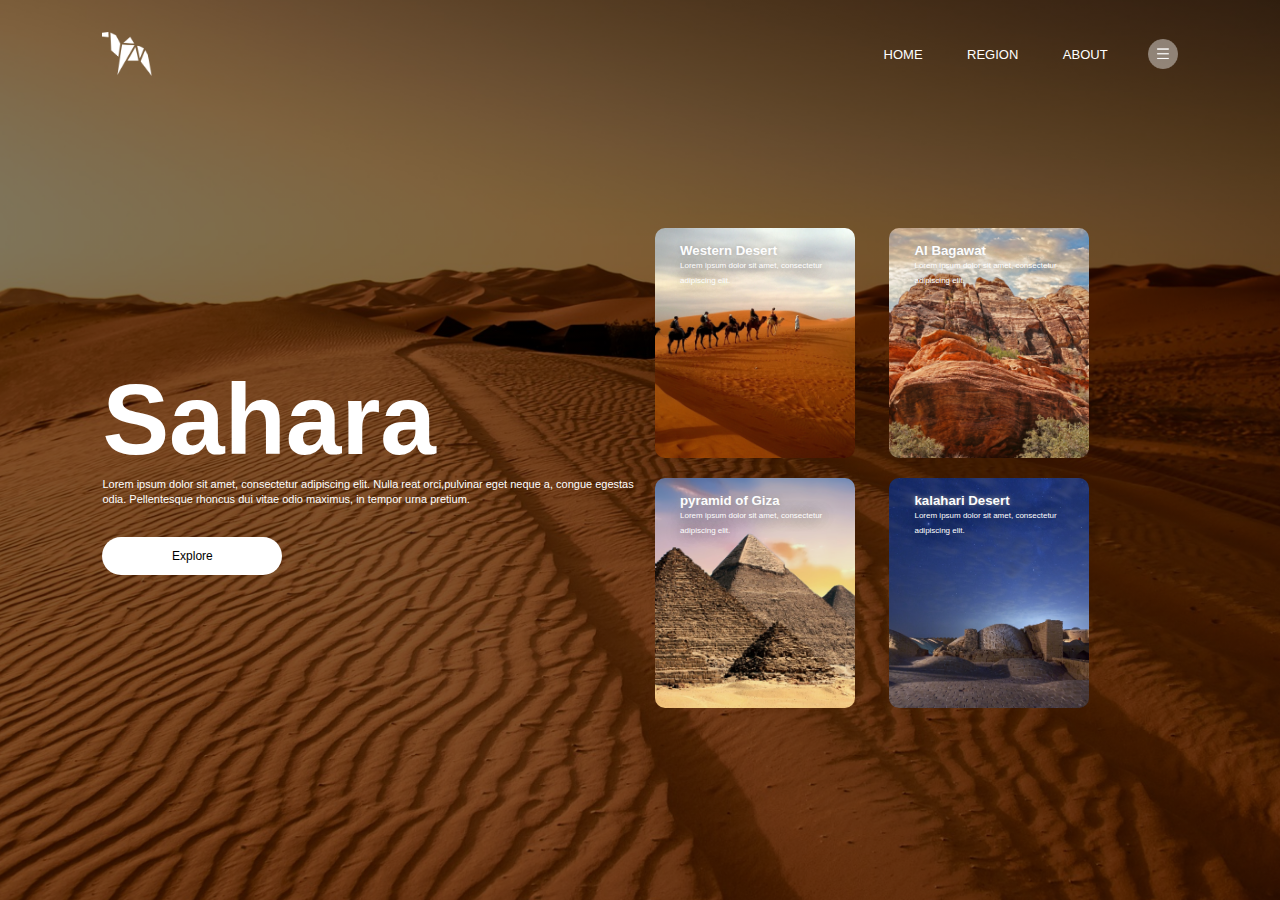
<file: task1/index.html>
<!DOCTYPE html>
<html lang="en">
<head>
    <meta charset="UTF-8">
    <meta name="viewport" content="width=device-width, initial-scale=1.0">
    <title>SaHaRa</title>
    <link rel="stylesheet" href="style.css">
</head>
<body>
        <div class="container">
            <div class="navbar">
                <img src="img/logo.png" class="logo">
                <nav>
                    <ul>
                        <li><a href="" class="border">HOME</a></li>
                        <li><a href="" class="border">REGION</a></li>
                        <li><a href="" class="border">ABOUT</a></li>
                    </ul>
                </nav>
                <img src="img/menu.png" class="menu-icon">
            </div>
            <div class="row">
                <div class="col">
                    <h1>Sahara</h1>
                    <p>Lorem ipsum dolor sit amet, consectetur adipiscing 
                       elit. Nulla reat orci,pulvinar eget neque a, congue
                       egestas odia. Pellentesque rhoncus dui vitae odio maximus,
                       in tempor urna pretium.</p>
                       <button type="button">Explore</button>
                </div>
                <div class="col">
                    <div class="card card1">
                        <h5>Western Desert</h5>
                        <p>Lorem ipsum dolor sit amet, consectetur adipiscing
                         elit. </p>
                    </div>
                    <div class="card card2">
                        <h5>AI Bagawat</h5>
                        <p>Lorem ipsum dolor sit amet, consectetur adipiscing
                         elit. </p>
                    </div>
                    <div class="card card3">
                        <h5>pyramid of Giza</h5>
                        <p>Lorem ipsum dolor sit amet, consectetur adipiscing
                         elit. </p>
                    </div>
                    <div class="card card4">
                        <h5>kalahari Desert</h5>
                        <p>Lorem ipsum dolor sit amet, consectetur adipiscing
                         elit. </p>
                    </div>
                    
                </div>
            </div>

        </div>
    
</body>
</html>
</file>
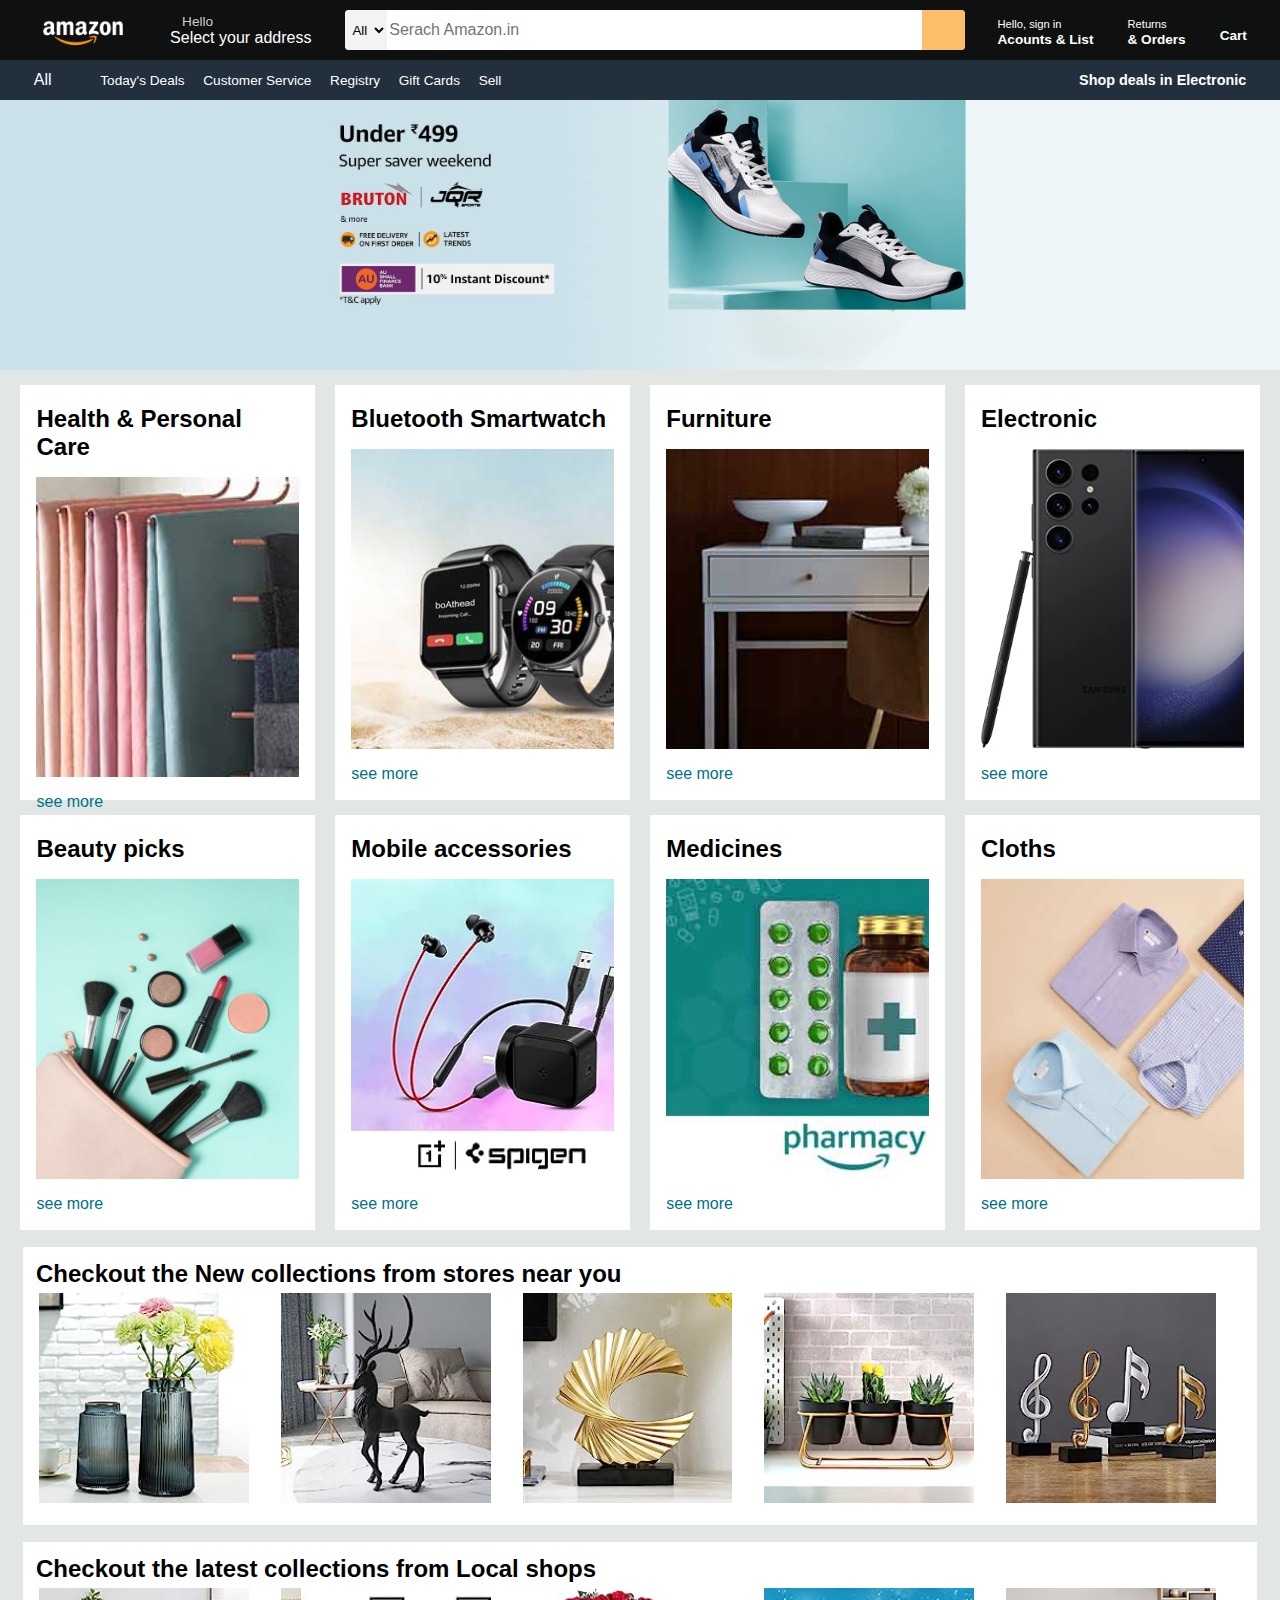
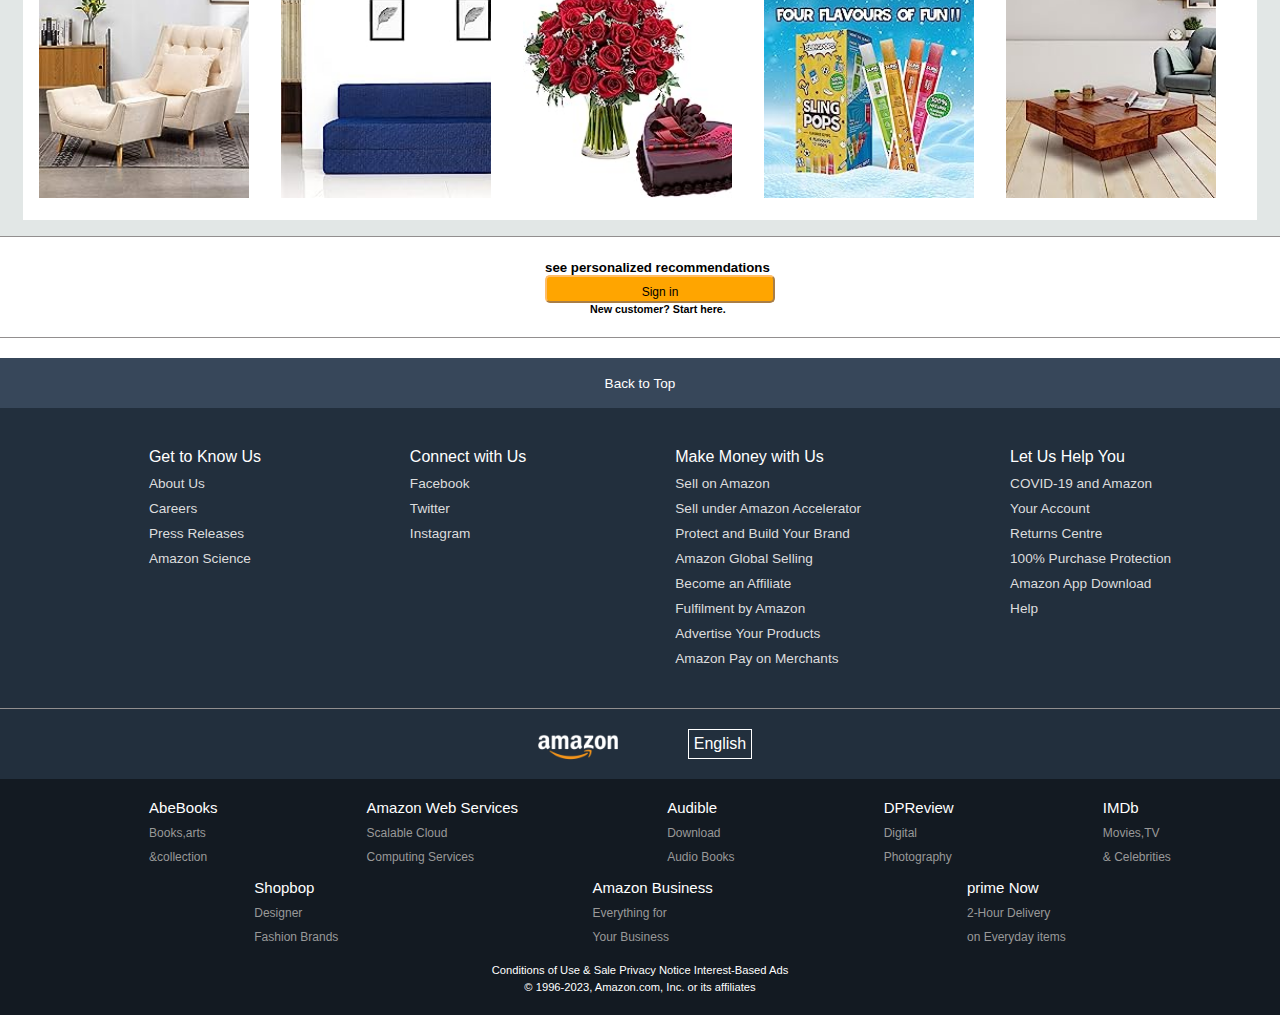
<file: task3 (Amazon clone)/index.html>
<!DOCTYPE html>
<html lang="en">
<head>
    <meta charset="UTF-8">
    <meta http-equiv="X-UA-Compatible" content="IE=edge">
    <meta name="viewport" content="width=device-width, initial-scale=1.0">
    <title>Amazon</title>
    <link rel="stylesheet" href="https://cdnjs.cloudflare.com/ajax/libs/font-awesome/6.4.0/css/all.min.css" integrity="sha512-iecdLmaskl7CVkqkXNQ/ZH/XLlvWZOJyj7Yy7tcenmpD1ypASozpmT/E0iPtmFIB46ZmdtAc9eNBvH0H/ZpiBw==" crossorigin="anonymous" referrerpolicy="no-referrer" />
    <link rel="stylesheet" href="style.css">
</head>
<body>
   <header>
        <div class="navbar">
            <div class="nav-logo border">
                <div class="logo"></div>
            </div>

            <div class="nav-address border">
                <p class="add-first">Hello</p>
                <div class="add-icon">
                    <i class="fa-solid fa-location-dot"></i>
                    <p class="add-second">Select your address</p>
                </div>
            </div>

            <div class="nav-serach">
                <select class="serach-select">
                    <option>All</option>
                </select>
                <input placeholder="Serach Amazon.in" class="search-input">
                <div class="search-icon">
                    <i class="fa-solid fa-magnifying-glass"></i>
                </div>
            </div>

            

            <div class="nav-singin border" >
                <p><span>Hello, sign in</span></p>
                <p class="nav-second">Acounts & List</p>
            </div>

            <div class="nav-return border">
                <p><span>Returns</span></p>
                <p class="nav-second">& Orders</p>
            </div>

            <div class="nav-cart border">
                <i class="fa-solid fa-cart-shopping"></i>
                Cart
            </div>
            
        </div>
        
        <div class="panel">
            <div class="panel-all">
                <i class="fa-solid fa-bars"></i>
                All
            </div>

            <div class="panel-ops">
                <p>Today's Deals</p>
                <p>Customer Service</p>
                <p>Registry</p>
                <p>Gift Cards</p>
                <p>Sell</p>
            </div>

            <div class="panel-deals">
                Shop deals in Electronic
            </div>
        </div>
    </header>
    
    <div class="hero-section">
        <div class="image-container">
            <button class="slider-btn"><i class="fa-solid fa-chevron-left"></i></button>
            <button class="slider-btn"><i class="fa-solid fa-chevron-right"></i></button>
        </div>
    </div>

    <div class="body-section">
        <div class="box">
            <div class="box-content">
                <h2>Health & Personal Care</h2>
                <div class="box-img" style="background-image: url('box1_image.jpg');"></div>
                <p>see more</p>
            </div>
        </div>
        <div class="box">
            <div class="box-content">
                <h2>Bluetooth Smartwatch </h2>
                 <div class="box-img" style="background-image: url('b2.jpg');"></div>
                <p>see more</p>
            </div>
        </div>
        <div class="box">
            <div class="box-content">
                <h2>Furniture</h2>
                <div class="box-img" style="background-image: url('box3_image.jpg');"></div>
                <p>see more</p>
            </div>
        </div>
        <div class="box">
            <div class="box-content">
                <h2>Electronic</h2>
                <div class="box-img" style="background-image: url('box4_image.jpg');"></div>
                <p>see more</p>
            </div>
        </div>
        <div class="box">
            <div class="box-content">
                <h2>Beauty picks</h2>
                <div class="box-img" style="background-image: url('box5_image.jpg');"></div>
                <p>see more</p>
            </div>
        </div>
        <div class="box">
            <div class="box-content">
                <h2>Mobile accessories</h2>
                 <div class="box-img" style="background-image: url('b4.jpg');"></div>
                <p>see more</p>
            </div>
        </div>
        <div class="box">
            <div class="box-content">
                <h2>Medicines</h2>
                <div class="box-img" style="background-image: url('b5.jpg');"></div>
                <p>see more</p>
            </div>
        </div>
        <div class="box">
            <div class="box-content">
                <h2>Cloths</h2>
                <div class="box-img" style="background-image: url('b3.jpg');"></div>
                <p>see more</p>
            </div>
        </div>
    </div>
    <div class="shoping-section">
         <div class="boxs">
            <div class="texts"><h2> Checkout the New collections from stores near you</h2>

            </div>
           
            <div class="items">
                <div class="box1" style="background-image: url('s1.jpg');"></div>
                <div class="box1" style="background-image: url('s2.jpg');"></div>
                <div class="box1" style="background-image: url('s4.jpg');"></div>
                <div class="box1" style="background-image: url('s5.jpg');"></div>
                <div class="box1" style="background-image: url('s6.jpg');"></div>
            </div>
        </div>
    </div>
    <div class="shoping-section">
        <div class="boxs">
           <div class="texts">
                <h2>Checkout the latest collections from Local shops</h2>
           </div>
           <div class="items">
               <div class="box2" style="background-image: url('s7.jpg');"></div>
               <div class="box2" style="background-image: url('s8.jpg');"></div>
               <div class="box2" style="background-image: url('s9.jpg');"></div>
               <div class="box2" style="background-image: url('s10.jpg');"></div>
               <div class="box2" style="background-image: url('s11.jpg');"></div>
           </div>
       </div>
   </div>
   <div class="colors">

   </div>
   <div class="signine">
        <ul>
            <h5>see personalized recommendations</h5>
            <button>Sign in</button>
            <h6>New customer? Start here.</h6>
        </ul>
   </div>
   <footer>
        <div class="footer-panel1">
          Back to Top
         </div>
         <div class="footer-panel2">
            <ul>
                <p>Get to Know Us</p>
                <a>About Us</a>
                <a>Careers</a>
                <a>Press Releases</a>
                <a>Amazon Science</a>
            </ul>
            <ul>
                <p>Connect with Us</p>
                <a>Facebook</a>
                <a>Twitter</a>
                <a>Instagram</a>
            </ul>
            <ul>
                <p>Make Money with Us</p>
                <a>Sell on Amazon</a>
                <a>Sell under Amazon Accelerator</a>
                <a>Protect and Build Your Brand</a>
                <a>Amazon Global Selling</a>
                <a>Become an Affiliate</a>
                <a>Fulfilment by Amazon</a>
                <a>Advertise Your Products</a>
                <a>Amazon Pay on Merchants</a>
            
             </ul>
            <ul>
              <p>Let Us Help You</p>
              <a> COVID-19 and Amazon</a>
              <a>Your Account</a>
              <a>Returns Centre</a>
              <a>100% Purchase Protection</a>
              <a>Amazon App Download</a>
              <a>Help</a>
            </ul>
        </div>

        <div class="footer-panel3">
            <div class="logo">

            </div>
            <div class="languages">
              <i class="fa-solid fa-globe" style="color: #f9fafb;"></i>
               English
            </div>
        </div>
        <div class="footer-panel4">
            <ul>
                <p>AbeBooks</p>
                <a>Books,arts</a>
                <a>&collection</a>
            </ul>
            <ul>
                <p>Amazon Web Services</p>
                <a>Scalable Cloud</a>
                <a>Computing Services</a>
            </ul>
            <ul>
                <p>Audible</p>
                <a>Download</a>
                <a>Audio Books</a>
            </ul>
            <ul>
              <p>DPReview</p>
              <a>Digital</a>
              <a>Photography</a>
            </ul>
            <ul>
                <p>IMDb</p>
                <a>Movies,TV</a>
                <a>& Celebrities</a>
              </ul>
        </div>
        <div class="footer-panel4">
            <ul>
                <p>Shopbop</p>
                <a>Designer</a>
                <a>Fashion Brands</a>
            </ul>
            <ul>
                <p>Amazon Business</p>
                <a>Everything for</a>
                <a>Your Business</a>
            </ul>
            <ul>
                <p>prime Now</p>
                <a>2-Hour Delivery</a>
                <a>on Everyday items</a>
            </ul>
            
        </div>
        <div class="footer-panel5">
            <div class="pages">
                <a>Conditions of Use & Sale</a>
                <a>Privacy Notice</a>
                <a>Interest-Based Ads</a>
            </div>
            <div class="copyright">
                © 1996-2023, Amazon.com, Inc. or its affiliates
            </div>
        </div>

    </footer>
</body>
</html>
</file>
<file: task1/style.css>
*{
    margin: 0;
    padding: 0;
    font-family:'Roboto' , sans-serif;
}

.container{
    width: 100%;
    height: 100vh;
    background-image:linear-gradient(rgba(0,0,0,0.5),rgba(0,0,0,0.5)),url(img/background.png);
    background-position: center;
    background-size: cover;
    padding-left: 8%;
    padding-right: 8%;
    box-sizing: border-box;
}

.navbar{
    height: 12%;
    display: flex;
    align-items: center;
}

.logo{
    width: 50px;
    cursor: pointer;
}

.menu-icon{
    width: 30px;
    cursor: pointer;
    margin-left: 40px;
}

nav{
    flex: 1;
    text-align: right;
}

nav ul li{
    list-style: none;
    display: inline-block;
    margin-left: 40px;
}

nav ul li a{
    text-decoration: none;
    color: #fff;
    font-size: 13px;
}

.border:hover{
    color: #000;
    
}
.row{
    display: flex;
    height: 80%;
    align-items: center;
}
.col{
    flex-basis: 50%;
}

h1{
    color:#fff;
    font-size: 100px;
}

p{
    color: #fff;
    font-size: 11px;
    line-height: 15px;
}

button{
    width: 180px;
    color: #000;
    font-size: 12px;
    padding: 12px 0;
    background: #fff;
    border:0;
    border-radius: 20px;
    outline: none;
    margin-top: 30px;
}

button:hover{
    background-color:transparent;
    border:1px solid #fff;
    color: #fff;
}

.card{
    width: 200px;
    height: 230px;
    display: inline-block;
    border-radius: 10px;
    padding: 15px 25px;
    box-sizing: border-box;
    cursor: pointer;
    margin: 10px 15px;
    background-position: center;
    background-size: cover;
    transition: transforms 0.5s;
}

.card1{
    background-image: url(img/pic-1.png);
}

.card2{
    background-image: url(img/pic-2.png);
}

.card3{
    background-image: url(img/pic-3.png);
}

.card4{
    background-image: url(img/pic-4.png);
}

.card:hover{
    transform: translateY(-10px);
}
h5{
    color: #fff;
    text-shadow: 0 0 5px #999;
}
.card p{
    text-shadow: 0 0 15px #000;
    font-size: 8px;
}
</file>
<file: task3 (Amazon clone)/style.css>
*{
    margin: 0;
    font-family:Arial;
    border: border-box;

}
.navbar{
    height: 60px;
    background-color: #0f1111;
    color: white;
    display: flex;
    align-items: center;
    justify-content: space-evenly;
}

.nav-logo{
    height:50px;
    width: 100px;
}

.logo{
    background-image: url("amazon_logo.png");
    background-size: cover;
    height:50px;
    width: 100px;
}

.border{
    border: 1.5px solid transparent;
    
}

.border:hover{
    border: 1.5px solid white;
}

/** box2 **/
.add-first{
    color:#cccccc;
    font-size: 0.85rem;
    margin-left: 15px;
}

.add-second{
    font-size: 1rem;
    margin-left: 3px;
}

.add-icon{
    display: flex;
    align-items: center;
}

/** box3 **/
.nav-serach{
    display: flex;
    justify-content: space-evenly;
    background-color: pink;
    width: 620px;
    height: 40px;
    border-radius: 4px;
}

.serach-select{
    background-color: #f3f3f3;
    width: 50px;
   
    text-align: center;
    border-top-left-radius:4px ;
    border-bottom-left-radius: 4px;
    border: none;
}

.search-input{
    width: 100%;
    font-size: 1rem;
    border: none;
}

.search-icon{
    width: 50px;
    display: flex;
    justify-content: center;
    align-items: center;
    font-size: 1.2rem;
    background-color: #febd68;
    border-top-right-radius:4px ;
    border-bottom-right-radius: 4px;
}

.nav-serach:hover{
    border: 2px solid orange;
}

/**box 4**/
span{
    font-size: 0.7rem;
}

.nav-second{
    font-size: 0.85rem;
    font-weight: 700;
}

/** box 6 **/
.nav-cart i{
    font-size: 30px;
}

.nav-cart{
    font-size: 0.85rem;
    font-weight: 700;
}

.panel{
    height: 40px;
    background-color: #222f3d;
    display: flex;
    color: white;
    align-items: center;
    justify-content: space-evenly;
}

.panel-ops p{
    display: inline;
    margin-left: 15px;
}
.panel-ops{
    width: 75%;
    font-size: 0.85rem;
}
.panel-deals{
    font-size: 0.9rem;
    font-weight: 700;
}

/**hero section**/
.hero-section{
    background-image: url(hero3.jpg);
    height: 270px;
    background-size: cover;
}

.image-container{
    position: absolute;
    display: flex;
    justify-content: space-between;
    width: 100%;

}

.slider-btn{
    border: 2px solid transparent;
    padding: 106px 20px;
    font-size: 50px;
    background-color: transparent;
    color: black;

}
.slider-btn:focus{
    border-color: #000;
}

 /** shoping section**/
 .body-section{
    display: flex;
    flex-wrap: wrap;
    justify-content: space-evenly;
    background-color: #e2e7e6;
 }
 .box{
   /* border: 2px solid black;*/
    height : 380px;
    width: 23%;
    background-color: white;
    padding: 20px 0px 15px;
    margin-top: 15px;
 }

 .box-img{
    height: 300px;
    background-size:cover;
    margin-top: 1rem;
    margin-bottom: 1rem;
 }

.box-content{
    margin-left: 1rem;
    margin-right: 1rem;
}
.box-content p{
    color: #007185;
}
/** elements**/
.text{
    margin-left:10px ;
    margin-right: 10px;
}

.boxs{
    height : 281px;
    background-color: #e2e7e6;
    padding:7px;
    flex-wrap: wrap;
}

.items{
        
    height : 248px;
    display: flex;
    background-color: white;
    margin-left: 1rem;
    margin-right: 1rem;
}

.box1{
    height: 210px;
    width: 17%;
    background-size:cover;
    margin-top:1rem;
    margin-left: 1rem;
    margin-right: 1rem;
}
.texts{
    height: 30px;  
    margin-top: 10px; 
    margin-left: 1rem;
    margin-right: 1rem;
    background-color: white;
}

.texts h2{
    padding: 13px;
}

.box2{
    height: 210px;
    width: 17%;
    background-size:cover;
    margin-top:1rem;
    background-size: cover;
    margin-left: 1rem;
    margin-right: 1rem;
}
.colors{
    background-color: #e2e7e6;
    height:1rem;
}

/** sign in **/
.signine{
    background-color: white;
    height: 100px;
    display: flex;
    justify-content: center;
    align-items: center;
    border-top: 0.01px solid rgb(146, 143, 143);
    border-bottom: 0.01px solid rgb(146, 143, 143);
    
}
.signine ul{
    margin-top: 20px;
    margin-bottom: 20px;
}
.signine ul h6{
    margin-left:45px;
}
.signine button{
    background-position: right -170px;
    width: 230px;
    height: 28px;
    align-items: center;
    color: #000;
    font-size: 12px;
    line-height: 28px;
    text-align: center;
    border-color: #febd68;
    border-radius: 5px;
    text-decoration: none;
    background-color: orange;
}

/**footer**/
footer{
    margin-top: 20px;
}
.footer-panel1{
    background-color: #37475a;
    color: white;
    height:50px;
    display:flex;
    justify-content: center;
    align-items: center;
    font-size: 0.85rem;
}

.footer-panel2{
    background-color: #222f3d;
    color:white;
    height: 300px;
    display: flex;
    justify-content: space-evenly;
    
}

ul {
    margin-top: 40px;
}

ul a {
    display: block;
    font-size: 0.85rem;
    margin-top: 10px;
    color:#dddddd;
}

.footer-panel3 {
    background-color: #222f3d;
    color:white;
    border-top: 0.01px solid rgb(146, 143, 143);
    height: 70px;
    display: flex;
    justify-content: center;
    align-items: center;
}

.logo{
    background-image: url("amazon_logo.png");
    background-size: cover;
    height:50px;
    width: 100px;
    margin-right: 60px;

}

.languages{
    border:0.5px solid white;
    padding: 5px;
}

.footer-panel4{
    background-color: #131A22;
    color: white;
    height: 80px;
    display: flex;
    justify-content: space-evenly;

}
.footer-panel4 ul{
    margin-top: 20px;
}
.footer-panel4 ul p{
    font-size: 15px; 
    color: white;  
}
.footer-panel4 a{
    font-size: 12px;
    
    color: #999;

}

.footer-panel5{
    background-color: #131A22;
    color: white;
    font-size: 0.7rem;
    text-align: center;
    height: 76px;
}
.pages{
    padding-top: 25px;
}
.copyright{
    padding-top: 5px;
}
</file>
